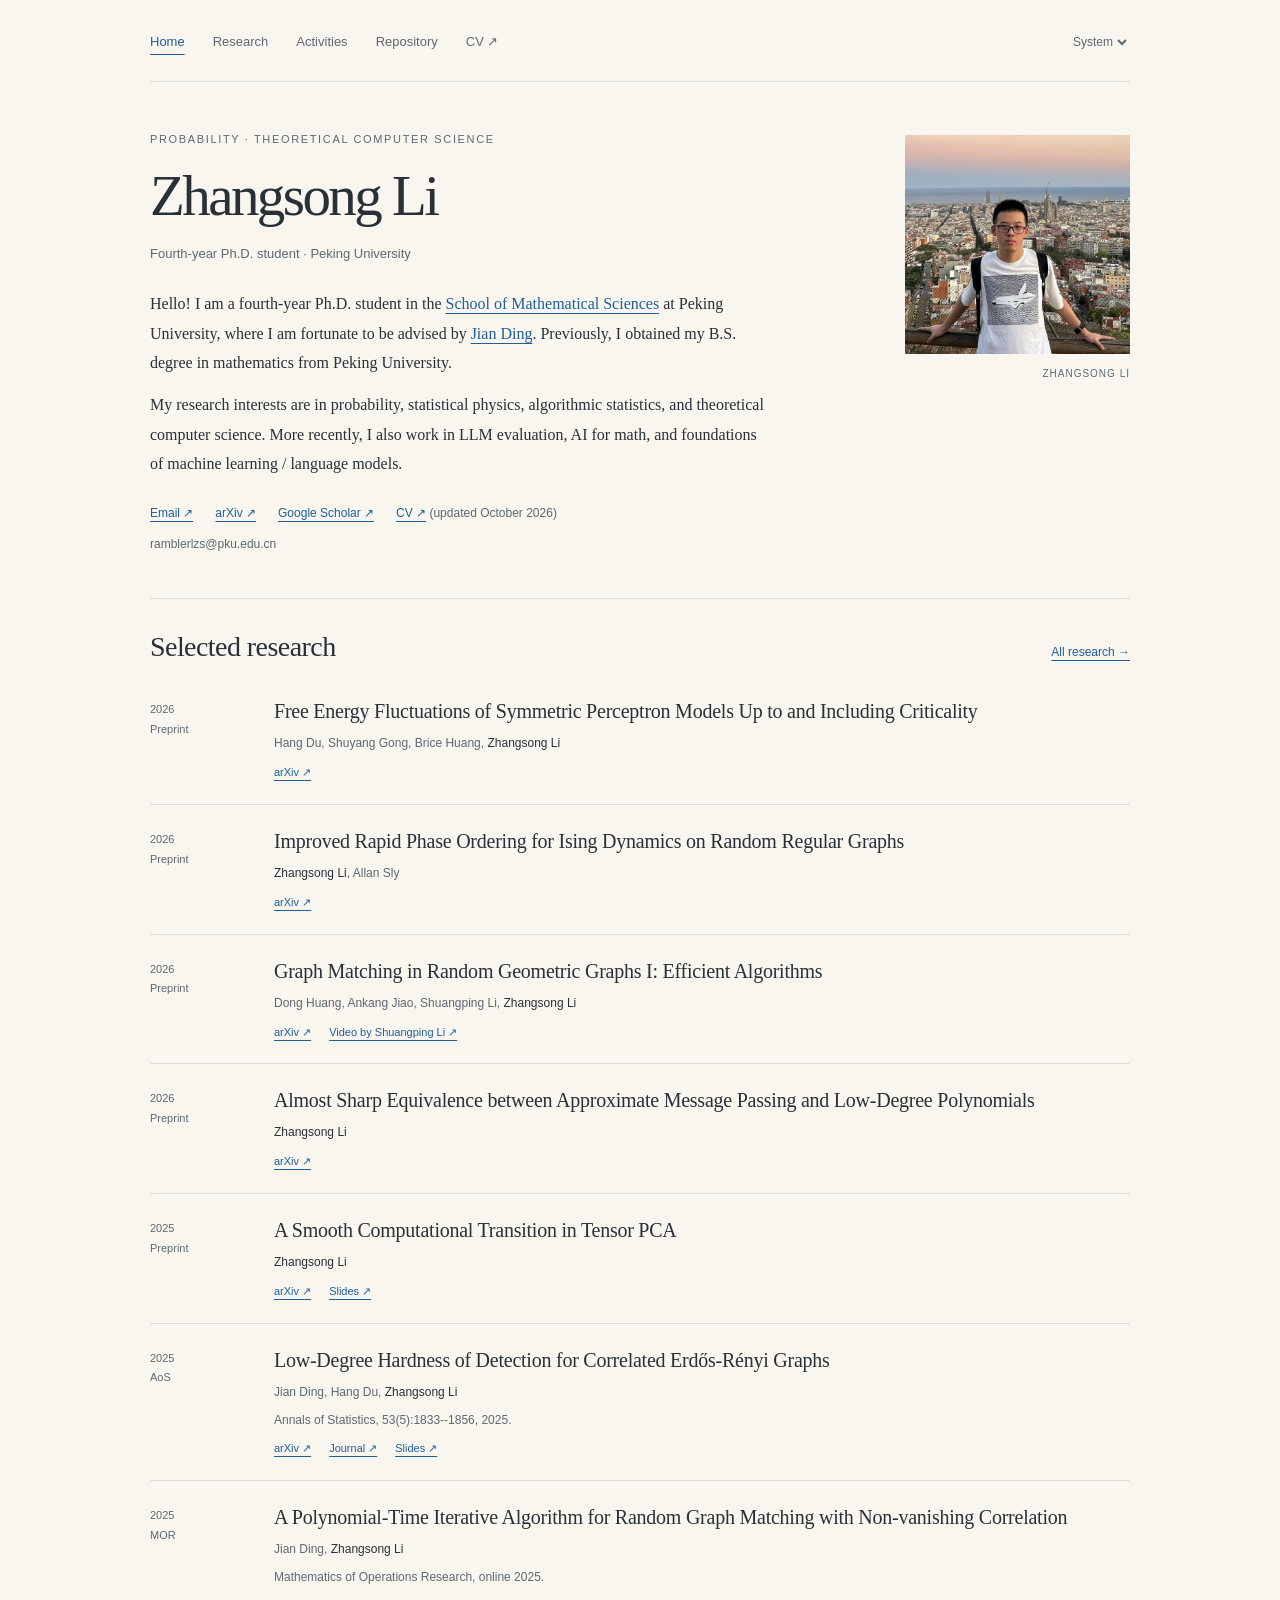
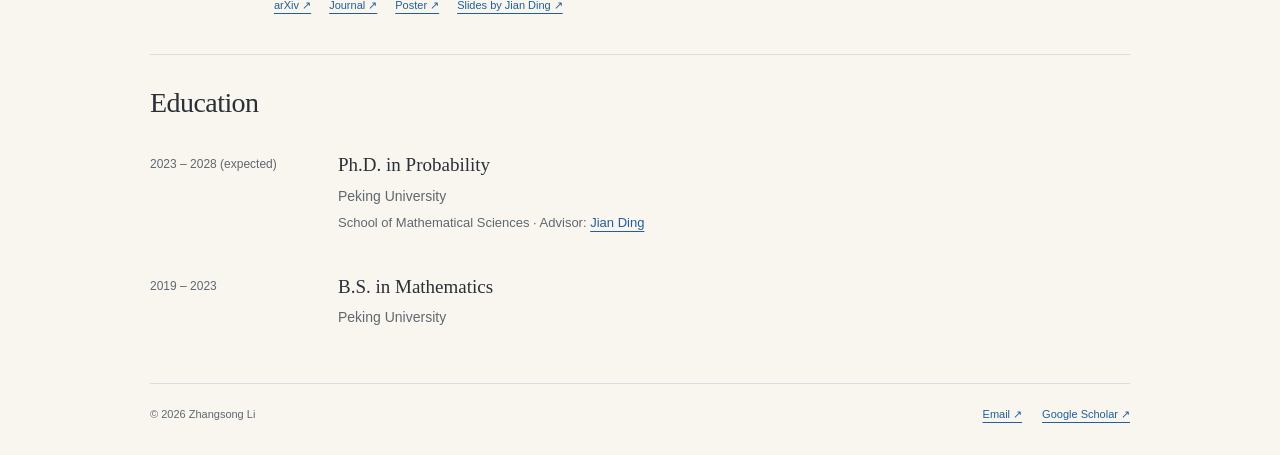
<file: index.html>
<!doctype html>
<html lang="en">
<head>
  <meta charset="utf-8">
  <meta name="viewport" content="width=device-width, initial-scale=1">
  <meta name="description" content="Zhangsong Li, Ph.D. student at Peking University. Research in probability, statistical physics, algorithmic statistics, and theoretical computer science.">
  <meta name="color-scheme" content="light dark">
  <title>Zhangsong Li</title>
  <link rel="canonical" href="https://zhangsong-li.github.io/">
  <link rel="icon" href="data:,">
  <script src="assets/site.js?v=20261026"></script>
  <link rel="stylesheet" href="assets/style.css?v=20261026">
</head>
<body>
  <a class="skip-link" href="#main">Skip to content</a>
  <div class="site-shell">
    <header class="site-header">
      <nav class="site-nav" aria-label="Main navigation"><a href="index.html" aria-current="page">Home</a><a href="research.html">Research</a><a href="activities.html">Activities</a><a href="repository.html">Repository</a><a href="CV_Zhangsong.pdf" target="_blank" rel="noopener noreferrer">CV ↗</a></nav>
      <select class="theme-picker" data-theme-picker aria-label="Color theme"><option value="system">System</option><option value="light">Light</option><option value="dark">Dark</option></select>
    </header>
    <main id="main"><section class="hero" aria-labelledby="name"><div>
  <p class="eyebrow">Probability · Theoretical Computer Science</p>
  <h1 id="name">Zhangsong Li</h1>
  <p class="role">Fourth-year Ph.D. student · Peking University</p>
  <div class="bio"><p>Hello! I am a fourth-year Ph.D. student in the <a href="https://www.math.pku.edu.cn" target="_blank" rel="noopener noreferrer">School of Mathematical Sciences</a> at Peking University, where I am fortunate to be advised by <a href="https://www.math.pku.edu.cn/teachers/dingjian/index.html" target="_blank" rel="noopener noreferrer">Jian Ding</a>. Previously, I obtained my B.S. degree in mathematics from Peking University.</p><p>My research interests are in probability, statistical physics, algorithmic statistics, and theoretical computer science. More recently, I also work in LLM evaluation, AI for math, and foundations of machine learning / language models.</p></div>
  <div class="hero-links"><a href="mailto:ramblerlzs@pku.edu.cn">Email ↗</a><a href="http://arxiv.org/a/li_z_30" target="_blank" rel="noopener noreferrer">arXiv ↗</a><a href="https://scholar.google.com/citations?user=IgjkkZEAAAAJ&amp;hl=zh-CN" target="_blank" rel="noopener noreferrer">Google Scholar ↗</a><span><a href="CV_Zhangsong.pdf" target="_blank" rel="noopener noreferrer">CV ↗</a> <span class="subtle">(updated October 2026)</span></span></div>
  <p class="contact-address"><a href="mailto:ramblerlzs@pku.edu.cn">ramblerlzs@pku.edu.cn</a></p>
  </div><figure class="portrait"><img src="Zhangsong.jpg" width="654" height="638" alt="Zhangsong Li overlooking a city" fetchpriority="high"><figcaption>ZHANGSONG LI</figcaption></figure></section><section class="content-section" id="selected-research" aria-labelledby="selected-research-title"><div class="section-heading"><h2 id="selected-research-title">Selected research</h2><a href="research.html" class="section-link">All research →</a></div><ul class="paper-list">
    <li class="paper" id="free-energy-fluctuations-of-symmetric-perceptron-models-up-to-and-including-criticality"><div class="paper-meta"><span>2026</span><span>Preprint</span></div><article><h3><a href="https://arxiv.org/abs/2610.31736" target="_blank" rel="noopener noreferrer">Free Energy Fluctuations of Symmetric Perceptron Models Up to and Including Criticality</a></h3><p class="authors">Hang Du, Shuyang Gong, Brice Huang, <span class="author-self">Zhangsong Li</span></p><div class="paper-links"><a href="https://arxiv.org/abs/2610.31736" target="_blank" rel="noopener noreferrer">arXiv ↗</a></div></article></li>
    <li class="paper" id="improved-rapid-phase-ordering-for-ising-dynamics-on-random-regular-graphs"><div class="paper-meta"><span>2026</span><span>Preprint</span></div><article><h3><a href="https://arxiv.org/abs/2610.27673" target="_blank" rel="noopener noreferrer">Improved Rapid Phase Ordering for Ising Dynamics on Random Regular Graphs</a></h3><p class="authors"><span class="author-self">Zhangsong Li</span>, Allan Sly</p><div class="paper-links"><a href="https://arxiv.org/abs/2610.27673" target="_blank" rel="noopener noreferrer">arXiv ↗</a></div></article></li>
    <li class="paper" id="graph-matching-in-random-geometric-graphs-i-efficient-algorithms"><div class="paper-meta"><span>2026</span><span>Preprint</span></div><article><h3><a href="https://arxiv.org/abs/2610.16675" target="_blank" rel="noopener noreferrer">Graph Matching in Random Geometric Graphs I: Efficient Algorithms</a></h3><p class="authors">Dong Huang, Ankang Jiao, Shuangping Li, <span class="author-self">Zhangsong Li</span></p><div class="paper-links"><a href="https://arxiv.org/abs/2610.16675" target="_blank" rel="noopener noreferrer">arXiv ↗</a><a href="https://www.youtube.com/live/tbnTRx9ss9M" target="_blank" rel="noopener noreferrer">Video by Shuangping Li ↗</a></div></article></li>
    <li class="paper" id="almost-sharp-equivalence-between-approximate-message-passing-and-low-degree-polynomials"><div class="paper-meta"><span>2026</span><span>Preprint</span></div><article><h3><a href="https://arxiv.org/abs/2609.06988" target="_blank" rel="noopener noreferrer">Almost Sharp Equivalence between Approximate Message Passing and Low-Degree Polynomials</a></h3><p class="authors"><span class="author-self">Zhangsong Li</span></p><div class="paper-links"><a href="https://arxiv.org/abs/2609.06988" target="_blank" rel="noopener noreferrer">arXiv ↗</a></div></article></li>
    <li class="paper" id="a-smooth-computational-transition-in-tensor-pca"><div class="paper-meta"><span>2025</span><span>Preprint</span></div><article><h3><a href="https://arxiv.org/abs/2509.09904" target="_blank" rel="noopener noreferrer">A Smooth Computational Transition in Tensor PCA</a></h3><p class="authors"><span class="author-self">Zhangsong Li</span></p><div class="paper-links"><a href="https://arxiv.org/abs/2509.09904" target="_blank" rel="noopener noreferrer">arXiv ↗</a><a href="https://zhangsong-li.github.io/Slides/Tensor_PCA_Slides.pdf" target="_blank" rel="noopener noreferrer">Slides ↗</a></div></article></li>
    <li class="paper" id="low-degree-hardness-of-detection-for-correlated-erdos-renyi-graphs"><div class="paper-meta"><span>2025</span><span>AoS</span></div><article><h3><a href="https://arxiv.org/abs/2311.15931" target="_blank" rel="noopener noreferrer">Low-Degree Hardness of Detection for Correlated Erdős-Rényi Graphs</a></h3><p class="authors">Jian Ding, Hang Du, <span class="author-self">Zhangsong Li</span></p><p class="paper-note">Annals of Statistics, 53(5):1833--1856, 2025.</p><div class="paper-links"><a href="https://arxiv.org/abs/2311.15931" target="_blank" rel="noopener noreferrer">arXiv ↗</a><a href="http://dx.doi.org/10.1214/25-AOS2517" target="_blank" rel="noopener noreferrer">Journal ↗</a><a href="https://zhangsong-li.github.io/Slides/Low_Degree_Hardness_Slides.pdf" target="_blank" rel="noopener noreferrer">Slides ↗</a></div></article></li>
    <li class="paper" id="a-polynomial-time-iterative-algorithm-for-random-graph-matching-with-non-vanishing-correlation"><div class="paper-meta"><span>2025</span><span>MOR</span></div><article><h3><a href="https://arxiv.org/abs/2306.00266v2" target="_blank" rel="noopener noreferrer">A Polynomial-Time Iterative Algorithm for Random Graph Matching with Non-vanishing Correlation</a></h3><p class="authors">Jian Ding, <span class="author-self">Zhangsong Li</span></p><p class="paper-note">Mathematics of Operations Research, online 2025.</p><div class="paper-links"><a href="https://arxiv.org/abs/2306.00266v2" target="_blank" rel="noopener noreferrer">arXiv ↗</a><a href="https://pubsonline.informs.org/doi/abs/10.1287/moor.2024.0487" target="_blank" rel="noopener noreferrer">Journal ↗</a><a href="https://zhangsong-li.github.io/Iterative_Graph_Matching_Poster.pdf" target="_blank" rel="noopener noreferrer">Poster ↗</a><a href="https://zhangsong-li.github.io/Slides/Ding-Medallion.pdf" target="_blank" rel="noopener noreferrer">Slides by Jian Ding ↗</a></div></article></li>
  </ul></section><section class="content-section" id="education" aria-labelledby="education-title"><div class="section-heading"><h2 id="education-title">Education</h2></div><div class="education-list"><div class="education-item"><div class="education-dates">2023 – 2028 (expected)</div><div><h3 class="education-title">Ph.D. in Probability</h3><p class="education-institution">Peking University</p><p class="education-detail">School of Mathematical Sciences · Advisor: <a href="https://www.math.pku.edu.cn/teachers/dingjian/index.html" target="_blank" rel="noopener noreferrer">Jian Ding</a></p></div></div><div class="education-item"><div class="education-dates">2019 – 2023</div><div><h3 class="education-title">B.S. in Mathematics</h3><p class="education-institution">Peking University</p></div></div></div></section></main>
    <footer class="site-footer"><span>© 2026 Zhangsong Li</span><div class="footer-links"><a href="mailto:ramblerlzs@pku.edu.cn">Email ↗</a><a href="https://scholar.google.com/citations?user=IgjkkZEAAAAJ&amp;hl=zh-CN" target="_blank" rel="noopener noreferrer">Google Scholar ↗</a></div></footer>
  </div>
  <!-- Visual design adapted from donghuang-stat.github.io. See assets/TEMPLATE-LICENSE.txt. -->
</body>
</html>
</file>
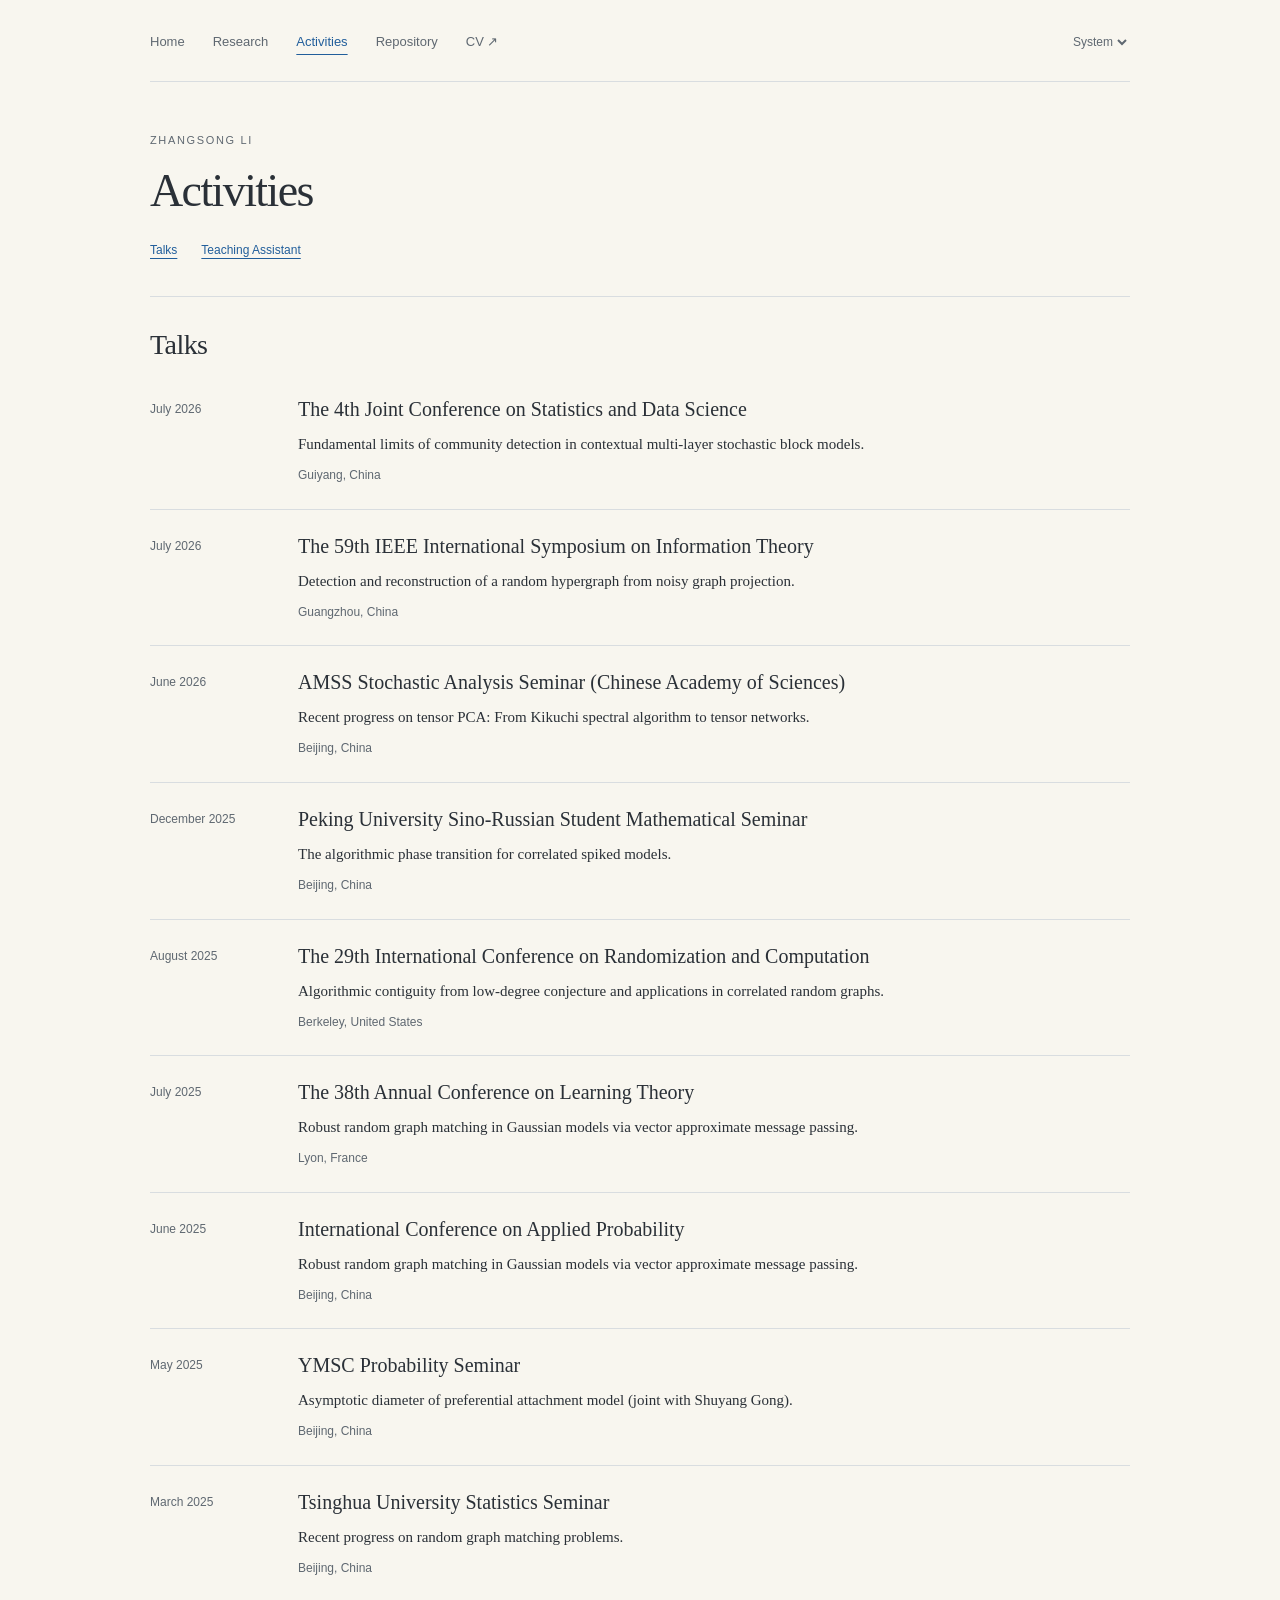
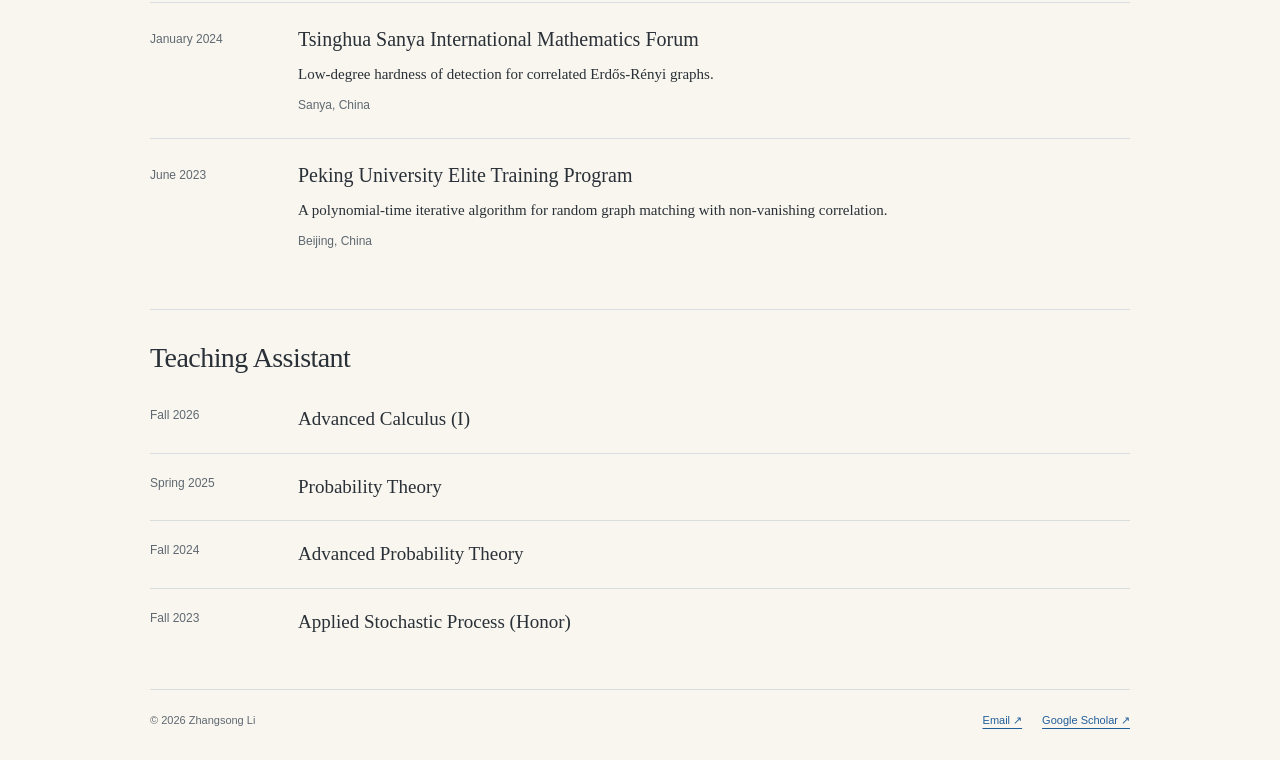
<file: activities.html>
<!doctype html>
<html lang="en">
<head>
  <meta charset="utf-8">
  <meta name="viewport" content="width=device-width, initial-scale=1">
  <meta name="description" content="Zhangsong Li, Ph.D. student at Peking University. Research in probability, statistical physics, algorithmic statistics, and theoretical computer science.">
  <meta name="color-scheme" content="light dark">
  <title>Activities · Zhangsong Li</title>
  <link rel="canonical" href="https://zhangsong-li.github.io/activities.html">
  <link rel="icon" href="data:,">
  <script src="assets/site.js?v=20261026"></script>
  <link rel="stylesheet" href="assets/style.css?v=20261026">
</head>
<body>
  <a class="skip-link" href="#main">Skip to content</a>
  <div class="site-shell">
    <header class="site-header">
      <nav class="site-nav" aria-label="Main navigation"><a href="index.html">Home</a><a href="research.html">Research</a><a href="activities.html" aria-current="page">Activities</a><a href="repository.html">Repository</a><a href="CV_Zhangsong.pdf" target="_blank" rel="noopener noreferrer">CV ↗</a></nav>
      <select class="theme-picker" data-theme-picker aria-label="Color theme"><option value="system">System</option><option value="light">Light</option><option value="dark">Dark</option></select>
    </header>
    <main id="main"><header class="page-intro"><p class="eyebrow">Zhangsong Li</p><h1>Activities</h1><nav class="section-nav" aria-label="Activity sections"><a href="#talks">Talks</a><a href="#teaching">Teaching Assistant</a></nav></header><section class="content-section" id="talks" aria-labelledby="talks-title"><div class="section-heading"><h2 id="talks-title">Talks</h2></div><ul class="talk-list"><li class="talk-item" id="the-4th-joint-conference-on-statistics-and-data-science-july-2026"><div class="talk-date">July 2026</div><div><h3>The 4th Joint Conference on Statistics and Data Science</h3><p>Fundamental limits of community detection in contextual multi-layer stochastic block models.</p><p class="talk-location">Guiyang, China</p></div></li><li class="talk-item" id="the-59th-ieee-international-symposium-on-information-theory-july-2026"><div class="talk-date">July 2026</div><div><h3>The 59th IEEE International Symposium on Information Theory</h3><p>Detection and reconstruction of a random hypergraph from noisy graph projection.</p><p class="talk-location">Guangzhou, China</p></div></li><li class="talk-item" id="amss-stochastic-analysis-seminar-chinese-academy-of-sciences-june-2026"><div class="talk-date">June 2026</div><div><h3>AMSS Stochastic Analysis Seminar (Chinese Academy of Sciences)</h3><p>Recent progress on tensor PCA: From Kikuchi spectral algorithm to tensor networks.</p><p class="talk-location">Beijing, China</p></div></li><li class="talk-item" id="peking-university-sino-russian-student-mathematical-seminar-december-2025"><div class="talk-date">December 2025</div><div><h3>Peking University Sino-Russian Student Mathematical Seminar</h3><p>The algorithmic phase transition for correlated spiked models.</p><p class="talk-location">Beijing, China</p></div></li><li class="talk-item" id="the-29th-international-conference-on-randomization-and-computation-august-2025"><div class="talk-date">August 2025</div><div><h3>The 29th International Conference on Randomization and Computation</h3><p>Algorithmic contiguity from low-degree conjecture and applications in correlated random graphs.</p><p class="talk-location">Berkeley, United States</p></div></li><li class="talk-item" id="the-38th-annual-conference-on-learning-theory-july-2025"><div class="talk-date">July 2025</div><div><h3>The 38th Annual Conference on Learning Theory</h3><p>Robust random graph matching in Gaussian models via vector approximate message passing.</p><p class="talk-location">Lyon, France</p></div></li><li class="talk-item" id="international-conference-on-applied-probability-june-2025"><div class="talk-date">June 2025</div><div><h3>International Conference on Applied Probability</h3><p>Robust random graph matching in Gaussian models via vector approximate message passing.</p><p class="talk-location">Beijing, China</p></div></li><li class="talk-item" id="ymsc-probability-seminar-may-2025"><div class="talk-date">May 2025</div><div><h3>YMSC Probability Seminar</h3><p>Asymptotic diameter of preferential attachment model (joint with Shuyang Gong).</p><p class="talk-location">Beijing, China</p></div></li><li class="talk-item" id="tsinghua-university-statistics-seminar-march-2025"><div class="talk-date">March 2025</div><div><h3>Tsinghua University Statistics Seminar</h3><p>Recent progress on random graph matching problems.</p><p class="talk-location">Beijing, China</p></div></li><li class="talk-item" id="tsinghua-sanya-international-mathematics-forum-january-2024"><div class="talk-date">January 2024</div><div><h3>Tsinghua Sanya International Mathematics Forum</h3><p>Low-degree hardness of detection for correlated Erdős-Rényi graphs.</p><p class="talk-location">Sanya, China</p></div></li><li class="talk-item" id="peking-university-elite-training-program-june-2023"><div class="talk-date">June 2023</div><div><h3>Peking University Elite Training Program</h3><p>A polynomial-time iterative algorithm for random graph matching with non-vanishing correlation.</p><p class="talk-location">Beijing, China</p></div></li></ul></section><section class="content-section" id="teaching" aria-labelledby="teaching-title"><div class="section-heading"><h2 id="teaching-title">Teaching Assistant</h2></div><ul class="teaching-list"><li><span class="teaching-term">Fall 2026</span><h3>Advanced Calculus (I)</h3></li><li><span class="teaching-term">Spring 2025</span><h3>Probability Theory</h3></li><li><span class="teaching-term">Fall 2024</span><h3>Advanced Probability Theory</h3></li><li><span class="teaching-term">Fall 2023</span><h3>Applied Stochastic Process (Honor)</h3></li></ul></section></main>
    <footer class="site-footer"><span>© 2026 Zhangsong Li</span><div class="footer-links"><a href="mailto:ramblerlzs@pku.edu.cn">Email ↗</a><a href="https://scholar.google.com/citations?user=IgjkkZEAAAAJ&amp;hl=zh-CN" target="_blank" rel="noopener noreferrer">Google Scholar ↗</a></div></footer>
  </div>
  <!-- Visual design adapted from donghuang-stat.github.io. See assets/TEMPLATE-LICENSE.txt. -->
</body>
</html>
</file>
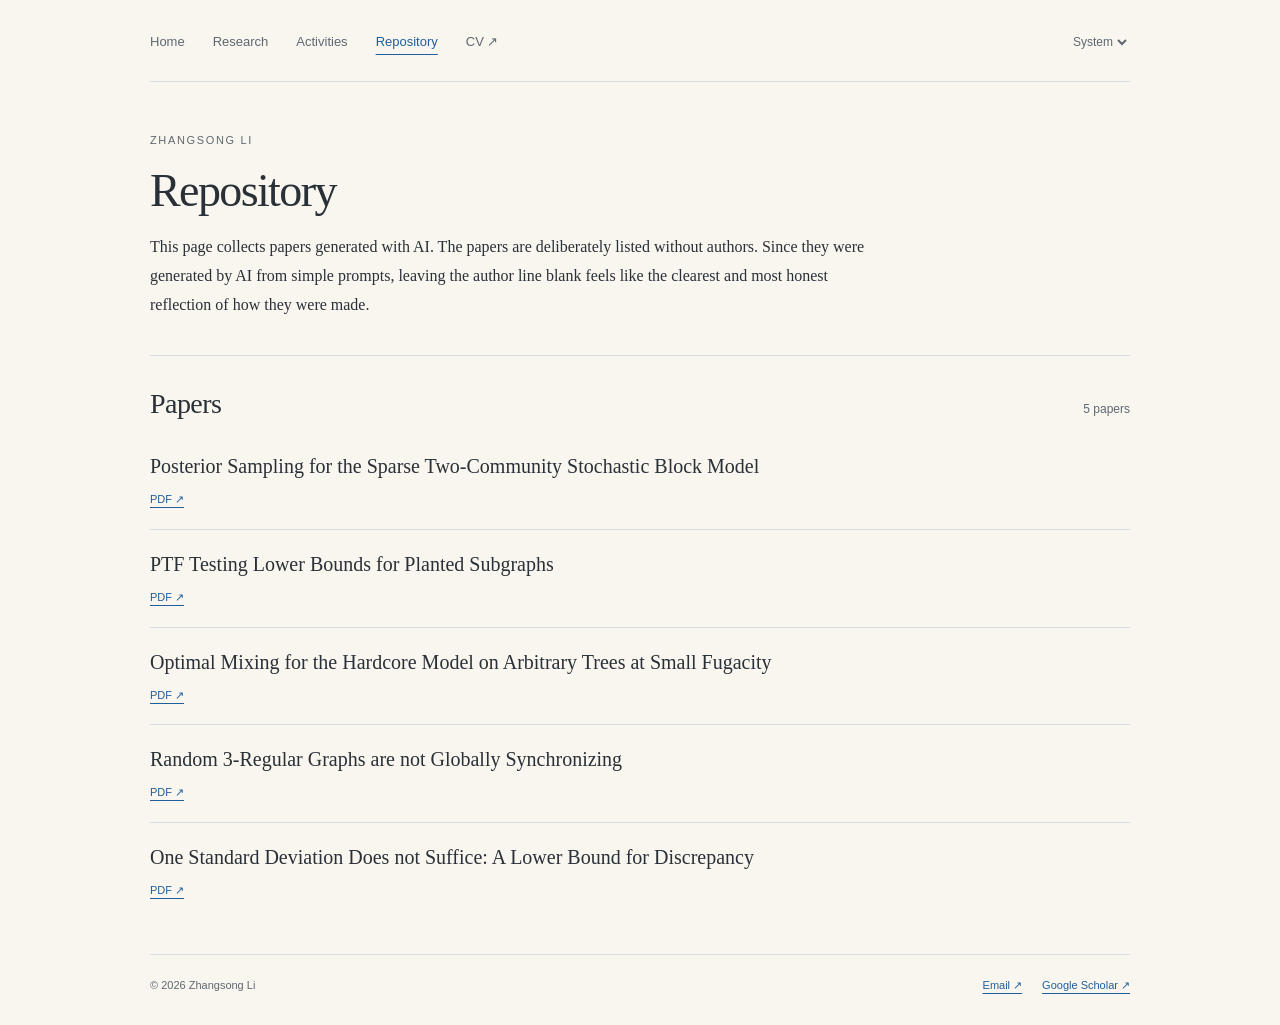
<file: repository.html>
<!doctype html>
<html lang="en">
<head>
  <meta charset="utf-8">
  <meta name="viewport" content="width=device-width, initial-scale=1">
  <meta name="description" content="A collection of papers generated with AI, deliberately listed without authors.">
  <meta name="color-scheme" content="light dark">
  <title>Repository · Zhangsong Li</title>
  <link rel="canonical" href="https://zhangsong-li.github.io/repository.html">
  <link rel="icon" href="data:,">
  <script src="assets/site.js?v=20261026"></script>
  <link rel="stylesheet" href="assets/style.css?v=20261026">
</head>
<body>
  <a class="skip-link" href="#main">Skip to content</a>
  <div class="site-shell">
    <header class="site-header">
      <nav class="site-nav" aria-label="Main navigation"><a href="index.html">Home</a><a href="research.html">Research</a><a href="activities.html">Activities</a><a href="repository.html" aria-current="page">Repository</a><a href="CV_Zhangsong.pdf" target="_blank" rel="noopener noreferrer">CV ↗</a></nav>
      <select class="theme-picker" data-theme-picker aria-label="Color theme"><option value="system">System</option><option value="light">Light</option><option value="dark">Dark</option></select>
    </header>
    <main id="main"><header class="page-intro"><p class="eyebrow">Zhangsong Li</p><h1>Repository</h1><p>This page collects papers generated with AI. The papers are deliberately listed without authors. Since they were generated by AI from simple prompts, leaving the author line blank feels like the clearest and most honest reflection of how they were made.</p></header>
    <section class="content-section" id="papers" aria-labelledby="papers-title"><div class="section-heading"><h2 id="papers-title">Papers</h2><span class="section-count">5 papers</span></div><ul class="document-list">
      <li id="posterior-sampling-for-the-two-community-sparse-stochastic-block-model"><h3><a href="https://zhangsong-li.github.io/sbm_sampling.pdf" target="_blank" rel="noopener noreferrer">Posterior Sampling for the Sparse Two-Community Stochastic Block Model</a></h3><div class="paper-links"><a href="https://zhangsong-li.github.io/sbm_sampling.pdf" target="_blank" rel="noopener noreferrer">PDF ↗</a></div></li>
      <li id="ptf-testing-lower-bounds-for-planted-subgraphs"><h3><a href="https://zhangsong-li.github.io/PTF_Testing_Lower_Bound.pdf" target="_blank" rel="noopener noreferrer">PTF Testing Lower Bounds for Planted Subgraphs</a></h3><div class="paper-links"><a href="https://zhangsong-li.github.io/PTF_Testing_Lower_Bound.pdf" target="_blank" rel="noopener noreferrer">PDF ↗</a></div></li>
      <li id="optimal-mixing-for-the-hardcore-model-on-arbitrary-trees-at-small-fugacity"><h3><a href="https://zhangsong-li.github.io/hardcore_trees_optimal_mixing.pdf" target="_blank" rel="noopener noreferrer">Optimal Mixing for the Hardcore Model on Arbitrary Trees at Small Fugacity</a></h3><div class="paper-links"><a href="https://zhangsong-li.github.io/hardcore_trees_optimal_mixing.pdf" target="_blank" rel="noopener noreferrer">PDF ↗</a></div></li>
      <li id="random-3-regular-graphs-are-not-globally-synchronizing"><h3><a href="https://zhangsong-li.github.io/global_synchronization.pdf" target="_blank" rel="noopener noreferrer">Random 3-Regular Graphs are not Globally Synchronizing</a></h3><div class="paper-links"><a href="https://zhangsong-li.github.io/global_synchronization.pdf" target="_blank" rel="noopener noreferrer">PDF ↗</a></div></li>
      <li id="one-standard-deviation-does-not-suffice-a-lower-bound-for-discrepancy"><h3><a href="https://zhangsong-li.github.io/lower_bound_discrepancy.pdf" target="_blank" rel="noopener noreferrer">One Standard Deviation Does not Suffice: A Lower Bound for Discrepancy</a></h3><div class="paper-links"><a href="https://zhangsong-li.github.io/lower_bound_discrepancy.pdf" target="_blank" rel="noopener noreferrer">PDF ↗</a></div></li></ul>
    </section></main>
    <footer class="site-footer"><span>© 2026 Zhangsong Li</span><div class="footer-links"><a href="mailto:ramblerlzs@pku.edu.cn">Email ↗</a><a href="https://scholar.google.com/citations?user=IgjkkZEAAAAJ&amp;hl=zh-CN" target="_blank" rel="noopener noreferrer">Google Scholar ↗</a></div></footer>
  </div>
  <!-- Visual design adapted from donghuang-stat.github.io. See assets/TEMPLATE-LICENSE.txt. -->
</body>
</html>
</file>
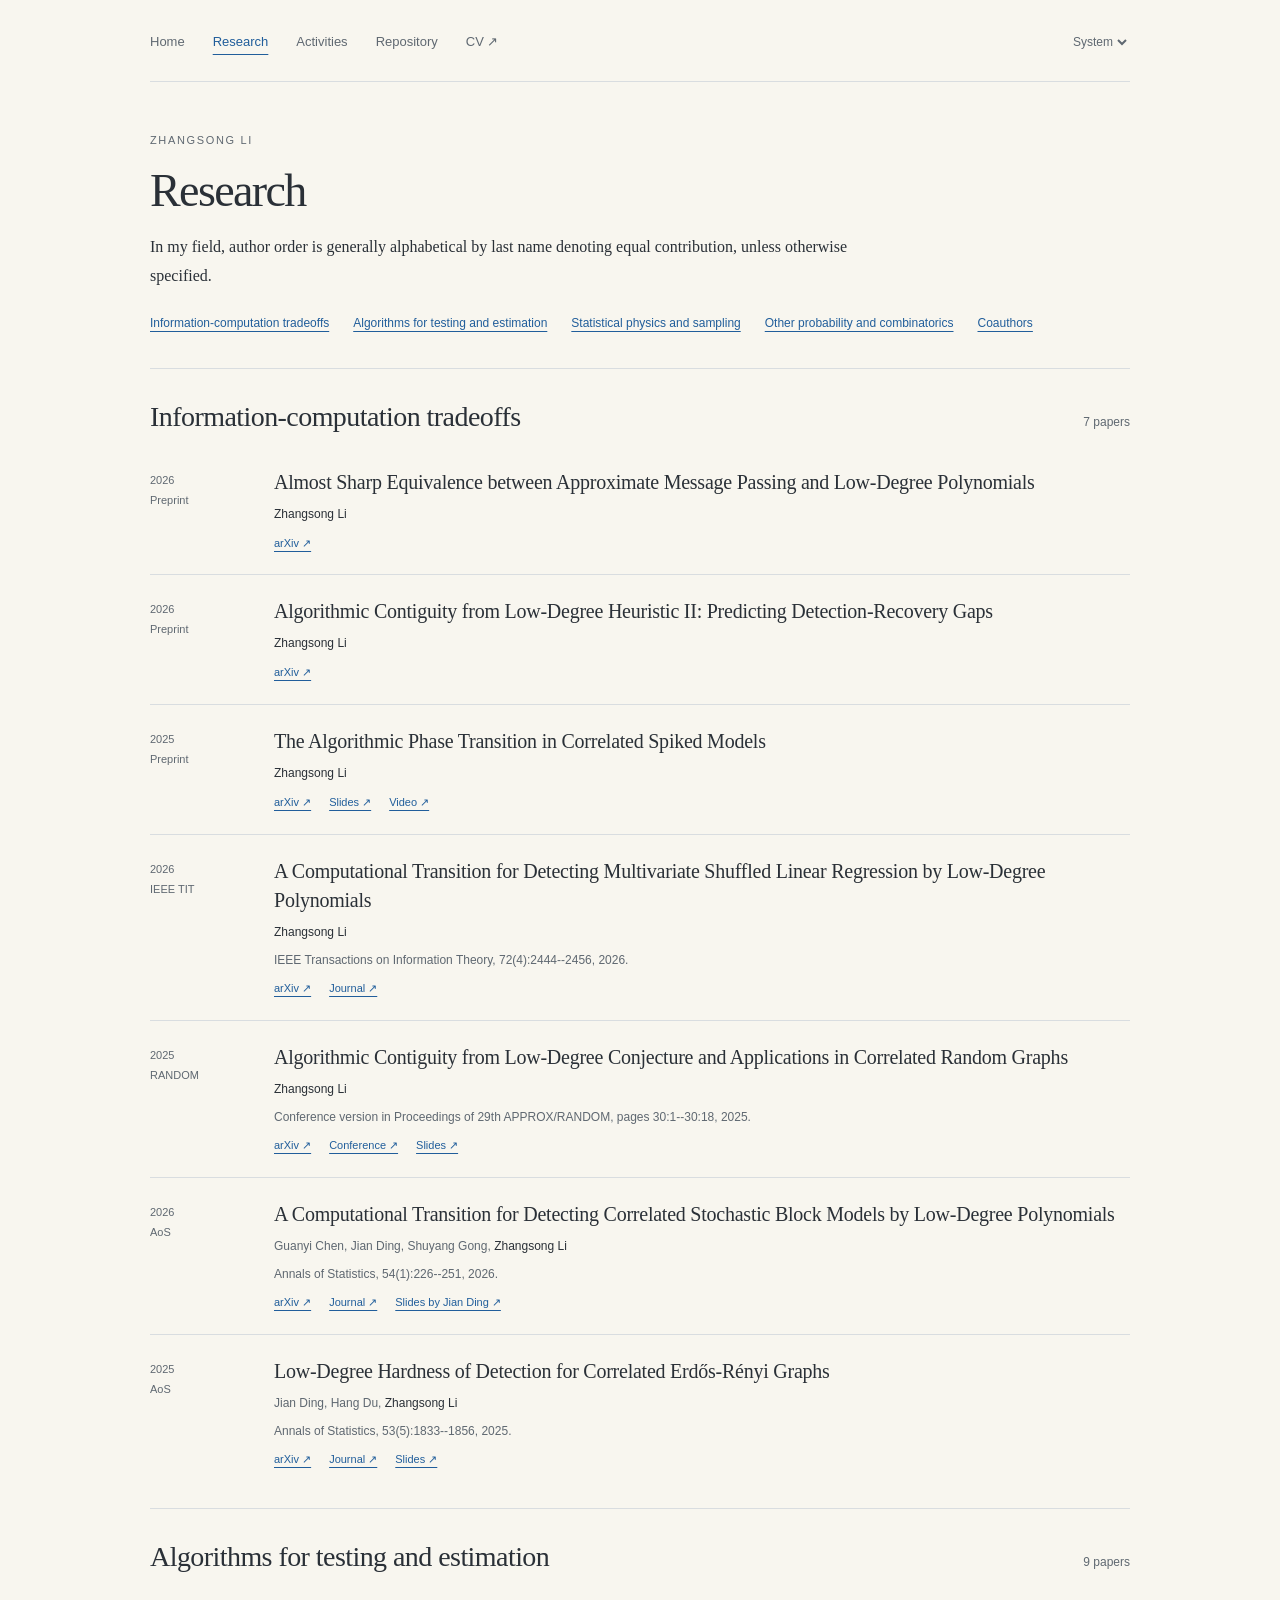
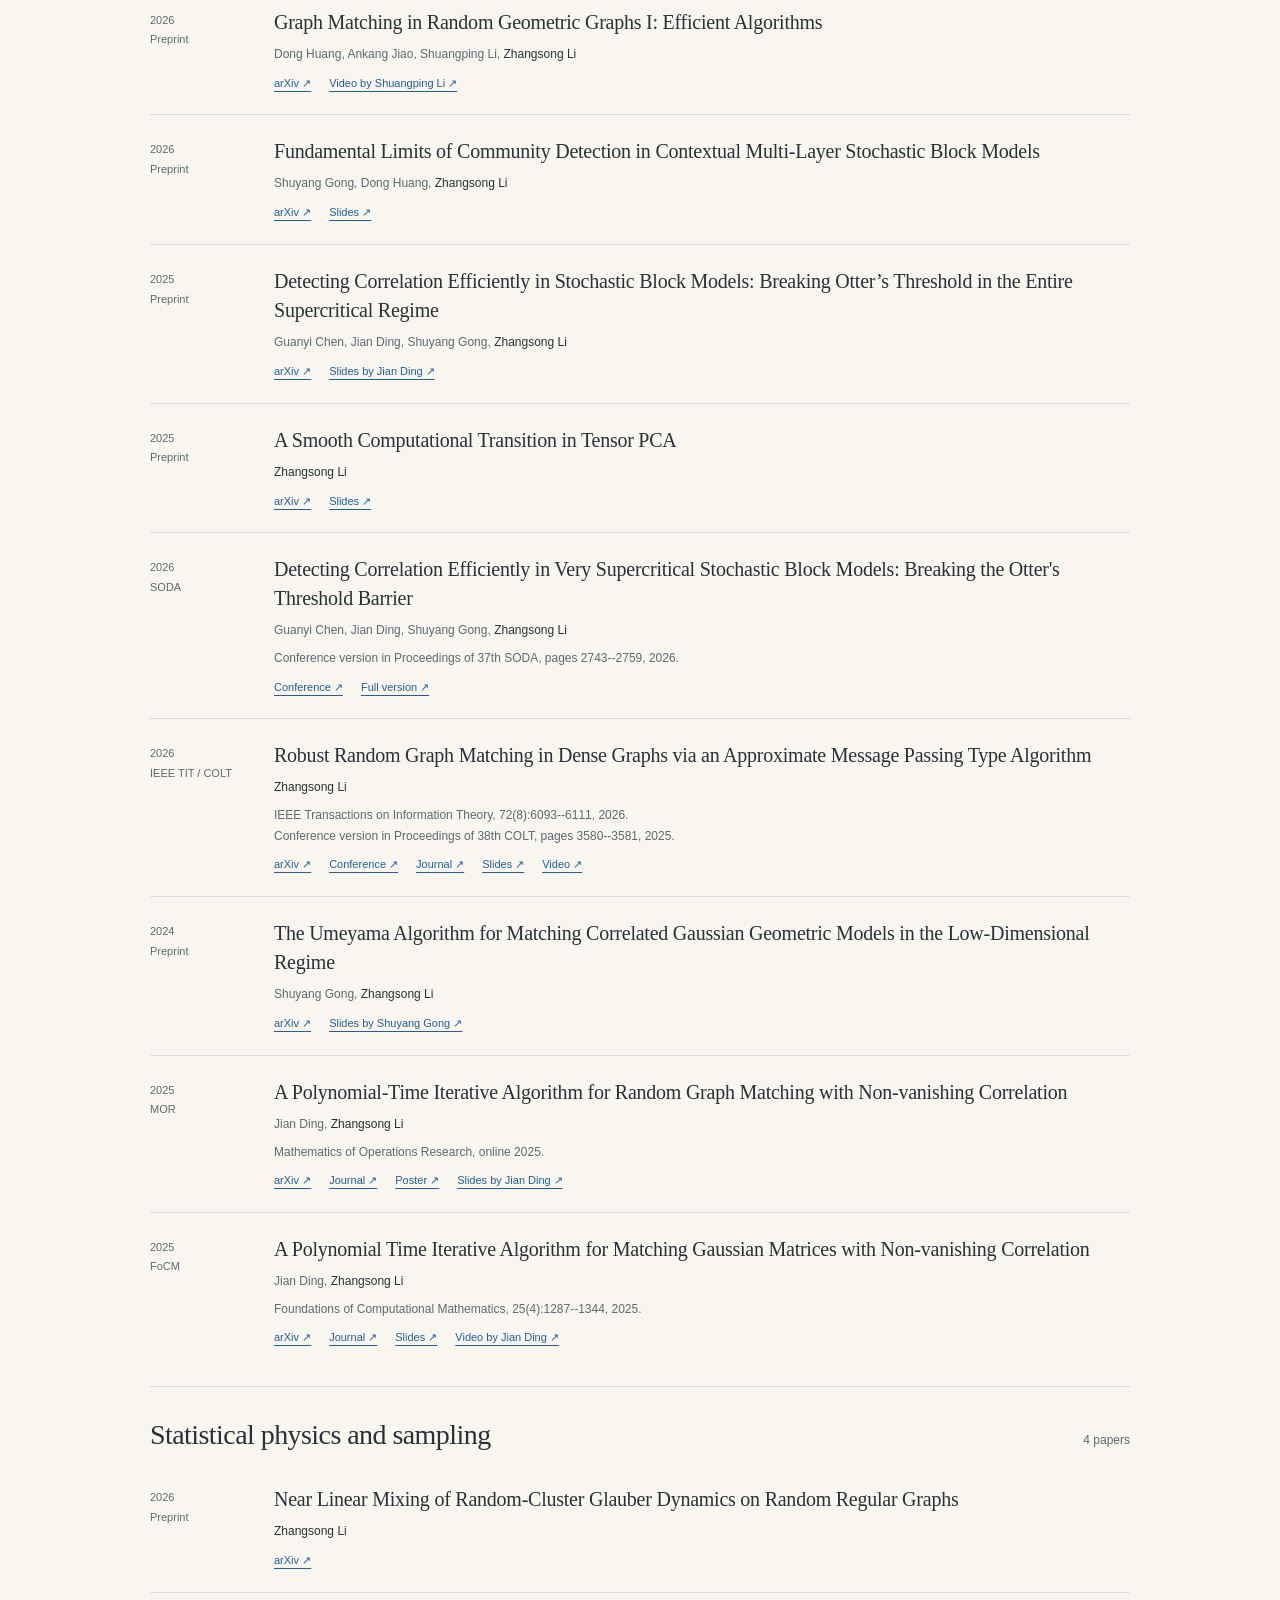
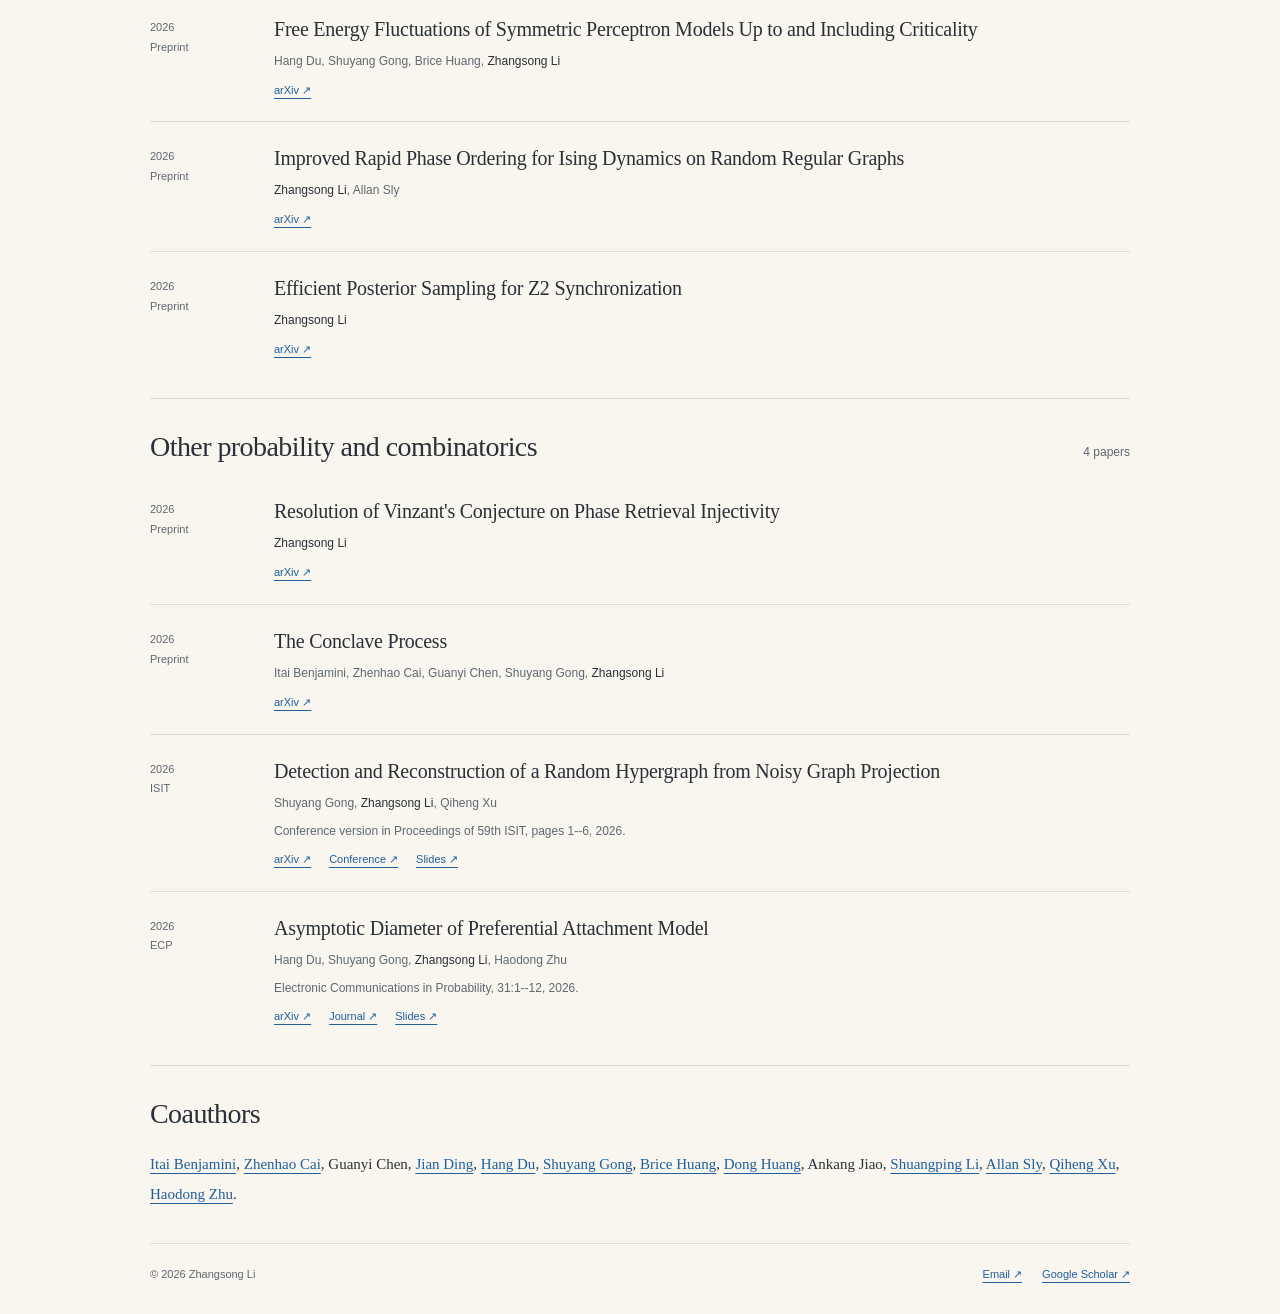
<file: research.html>
<!doctype html>
<html lang="en">
<head>
  <meta charset="utf-8">
  <meta name="viewport" content="width=device-width, initial-scale=1">
  <meta name="description" content="Zhangsong Li, Ph.D. student at Peking University. Research in probability, statistical physics, algorithmic statistics, and theoretical computer science.">
  <meta name="color-scheme" content="light dark">
  <title>Research · Zhangsong Li</title>
  <link rel="canonical" href="https://zhangsong-li.github.io/research.html">
  <link rel="icon" href="data:,">
  <script src="assets/site.js?v=20261026"></script>
  <link rel="stylesheet" href="assets/style.css?v=20261026">
</head>
<body>
  <a class="skip-link" href="#main">Skip to content</a>
  <div class="site-shell">
    <header class="site-header">
      <nav class="site-nav" aria-label="Main navigation"><a href="index.html">Home</a><a href="research.html" aria-current="page">Research</a><a href="activities.html">Activities</a><a href="repository.html">Repository</a><a href="CV_Zhangsong.pdf" target="_blank" rel="noopener noreferrer">CV ↗</a></nav>
      <select class="theme-picker" data-theme-picker aria-label="Color theme"><option value="system">System</option><option value="light">Light</option><option value="dark">Dark</option></select>
    </header>
    <main id="main"><header class="page-intro"><p class="eyebrow">Zhangsong Li</p><h1>Research</h1><p>In my field, author order is generally alphabetical by last name denoting equal contribution, unless otherwise specified.</p><nav class="section-nav" aria-label="Research sections"><a href="#complexity">Information-computation tradeoffs</a><a href="#algorithms">Algorithms for testing and estimation</a><a href="#physics">Statistical physics and sampling</a><a href="#others">Other probability and combinatorics</a><a href="#coauthors">Coauthors</a></nav></header>
    <section class="content-section" id="complexity" aria-labelledby="papers-title"><div class="section-heading"><h2 id="papers-title">Information-computation tradeoffs</h2><span class="section-count">7 papers</span></div><ul class="paper-list">
      <li class="paper" id="almost-sharp-equivalence-between-approximate-message-passing-and-low-degree-polynomials"><div class="paper-meta"><span>2026</span><span>Preprint</span></div><article><h3><a href="https://arxiv.org/abs/2609.06988" target="_blank" rel="noopener noreferrer">Almost Sharp Equivalence between Approximate Message Passing and Low-Degree Polynomials</a></h3><p class="authors"><span class="author-self">Zhangsong Li</span></p><div class="paper-links"><a href="https://arxiv.org/abs/2609.06988" target="_blank" rel="noopener noreferrer">arXiv ↗</a></div></article></li>
      <li class="paper" id="algorithmic-contiguity-from-low-degree-heuristic-ii-predicting-detection-recovery-gaps"><div class="paper-meta"><span>2026</span><span>Preprint</span></div><article><h3><a href="https://arxiv.org/abs/2604.17410" target="_blank" rel="noopener noreferrer">Algorithmic Contiguity from Low-Degree Heuristic II: Predicting Detection-Recovery Gaps</a></h3><p class="authors"><span class="author-self">Zhangsong Li</span></p><div class="paper-links"><a href="https://arxiv.org/abs/2604.17410" target="_blank" rel="noopener noreferrer">arXiv ↗</a></div></article></li>
      <li class="paper" id="the-algorithmic-phase-transition-in-correlated-spiked-models"><div class="paper-meta"><span>2025</span><span>Preprint</span></div><article><h3><a href="https://arxiv.org/abs/2511.06040" target="_blank" rel="noopener noreferrer">The Algorithmic Phase Transition in Correlated Spiked Models</a></h3><p class="authors"><span class="author-self">Zhangsong Li</span></p><div class="paper-links"><a href="https://arxiv.org/abs/2511.06040" target="_blank" rel="noopener noreferrer">arXiv ↗</a><a href="https://zhangsong-li.github.io/Slides/Correlated_Spiked_Model_Slides_Zhangsong.pdf" target="_blank" rel="noopener noreferrer">Slides ↗</a><a href="https://www.mathnet.ru/php/seminars.phtml?presentid=48576&option_lang=eng" target="_blank" rel="noopener noreferrer">Video ↗</a></div></article></li>
      <li class="paper" id="a-computational-transition-for-detecting-multivariate-shuffled-linear-regression-by-low-degree-polynomials"><div class="paper-meta"><span>2026</span><span>IEEE TIT</span></div><article><h3><a href="https://arxiv.org/abs/2504.03097" target="_blank" rel="noopener noreferrer">A Computational Transition for Detecting Multivariate Shuffled Linear Regression by Low-Degree Polynomials</a></h3><p class="authors"><span class="author-self">Zhangsong Li</span></p><p class="paper-note">IEEE Transactions on Information Theory, 72(4):2444--2456, 2026.</p><div class="paper-links"><a href="https://arxiv.org/abs/2504.03097" target="_blank" rel="noopener noreferrer">arXiv ↗</a><a href="https://ieeexplore.ieee.org/document/11367781" target="_blank" rel="noopener noreferrer">Journal ↗</a></div></article></li>
      <li class="paper" id="algorithmic-contiguity-from-low-degree-conjecture-and-applications-in-correlated-random-graphs"><div class="paper-meta"><span>2025</span><span>RANDOM</span></div><article><h3><a href="https://arxiv.org/abs/2502.09832" target="_blank" rel="noopener noreferrer">Algorithmic Contiguity from Low-Degree Conjecture and Applications in Correlated Random Graphs</a></h3><p class="authors"><span class="author-self">Zhangsong Li</span></p><p class="paper-note">Conference version in Proceedings of 29th APPROX/RANDOM, pages 30:1--30:18, 2025.</p><div class="paper-links"><a href="https://arxiv.org/abs/2502.09832" target="_blank" rel="noopener noreferrer">arXiv ↗</a><a href="https://drops.dagstuhl.de/entities/document/10.4230/LIPIcs.APPROX/RANDOM.2025.30" target="_blank" rel="noopener noreferrer">Conference ↗</a><a href="https://zhangsong-li.github.io/Slides/Zhangsong_RANDOM2025.pdf" target="_blank" rel="noopener noreferrer">Slides ↗</a></div></article></li>
      <li class="paper" id="a-computational-transition-for-detecting-correlated-stochastic-block-models-by-low-degree-polynomials"><div class="paper-meta"><span>2026</span><span>AoS</span></div><article><h3><a href="https://arxiv.org/abs/2409.00966" target="_blank" rel="noopener noreferrer">A Computational Transition for Detecting Correlated Stochastic Block Models by Low-Degree Polynomials</a></h3><p class="authors">Guanyi Chen, Jian Ding, Shuyang Gong, <span class="author-self">Zhangsong Li</span></p><p class="paper-note">Annals of Statistics, 54(1):226--251, 2026.</p><div class="paper-links"><a href="https://arxiv.org/abs/2409.00966" target="_blank" rel="noopener noreferrer">arXiv ↗</a><a href="http://dx.doi.org/10.1214/25-AOS2565" target="_blank" rel="noopener noreferrer">Journal ↗</a><a href="https://zhangsong-li.github.io/Slides/SBM_Slides_Ding.pdf" target="_blank" rel="noopener noreferrer">Slides by Jian Ding ↗</a></div></article></li>
      <li class="paper" id="low-degree-hardness-of-detection-for-correlated-erdos-renyi-graphs"><div class="paper-meta"><span>2025</span><span>AoS</span></div><article><h3><a href="https://arxiv.org/abs/2311.15931" target="_blank" rel="noopener noreferrer">Low-Degree Hardness of Detection for Correlated Erdős-Rényi Graphs</a></h3><p class="authors">Jian Ding, Hang Du, <span class="author-self">Zhangsong Li</span></p><p class="paper-note">Annals of Statistics, 53(5):1833--1856, 2025.</p><div class="paper-links"><a href="https://arxiv.org/abs/2311.15931" target="_blank" rel="noopener noreferrer">arXiv ↗</a><a href="http://dx.doi.org/10.1214/25-AOS2517" target="_blank" rel="noopener noreferrer">Journal ↗</a><a href="https://zhangsong-li.github.io/Slides/Low_Degree_Hardness_Slides.pdf" target="_blank" rel="noopener noreferrer">Slides ↗</a></div></article></li>
    </ul>
    </section>
    <section class="content-section" id="algorithms" aria-labelledby="algorithms-title"><div class="section-heading"><h2 id="algorithms-title">Algorithms for testing and estimation</h2><span class="section-count">9 papers</span></div><ul class="paper-list">
      <li class="paper" id="graph-matching-in-random-geometric-graphs-i-efficient-algorithms"><div class="paper-meta"><span>2026</span><span>Preprint</span></div><article><h3><a href="https://arxiv.org/abs/2610.16675" target="_blank" rel="noopener noreferrer">Graph Matching in Random Geometric Graphs I: Efficient Algorithms</a></h3><p class="authors">Dong Huang, Ankang Jiao, Shuangping Li, <span class="author-self">Zhangsong Li</span></p><div class="paper-links"><a href="https://arxiv.org/abs/2610.16675" target="_blank" rel="noopener noreferrer">arXiv ↗</a><a href="https://www.youtube.com/live/tbnTRx9ss9M" target="_blank" rel="noopener noreferrer">Video by Shuangping Li ↗</a></div></article></li>
      <li class="paper" id="fundamental-limits-of-community-detection-in-contextual-multi-layer-stochastic-block-models"><div class="paper-meta"><span>2026</span><span>Preprint</span></div><article><h3><a href="https://arxiv.org/abs/2602.08173" target="_blank" rel="noopener noreferrer">Fundamental Limits of Community Detection in Contextual Multi-Layer Stochastic Block Models</a></h3><p class="authors">Shuyang Gong, Dong Huang, <span class="author-self">Zhangsong Li</span></p><div class="paper-links"><a href="https://arxiv.org/abs/2602.08173" target="_blank" rel="noopener noreferrer">arXiv ↗</a><a href="https://zhangsong-li.github.io/Slides/Zhangsong_JCSDS2026.pdf" target="_blank" rel="noopener noreferrer">Slides ↗</a></div></article></li>
      <li class="paper" id="detecting-correlation-efficiently-in-stochastic-block-models-breaking-otters-threshold-in-the-entire-supercritical-regime"><div class="paper-meta"><span>2025</span><span>Preprint</span></div><article><h3><a href="https://arxiv.org/abs/2503.06464" target="_blank" rel="noopener noreferrer">Detecting Correlation Efficiently in Stochastic Block Models: Breaking Otter’s Threshold in the Entire Supercritical Regime</a></h3><p class="authors">Guanyi Chen, Jian Ding, Shuyang Gong, <span class="author-self">Zhangsong Li</span></p><div class="paper-links"><a href="https://arxiv.org/abs/2503.06464" target="_blank" rel="noopener noreferrer">arXiv ↗</a><a href="https://zhangsong-li.github.io/Slides/block_model_matching_new_version_Ding.pdf" target="_blank" rel="noopener noreferrer">Slides by Jian Ding ↗</a></div></article></li>
      <li class="paper" id="a-smooth-computational-transition-in-tensor-pca"><div class="paper-meta"><span>2025</span><span>Preprint</span></div><article><h3><a href="https://arxiv.org/abs/2509.09904" target="_blank" rel="noopener noreferrer">A Smooth Computational Transition in Tensor PCA</a></h3><p class="authors"><span class="author-self">Zhangsong Li</span></p><div class="paper-links"><a href="https://arxiv.org/abs/2509.09904" target="_blank" rel="noopener noreferrer">arXiv ↗</a><a href="https://zhangsong-li.github.io/Slides/Tensor_PCA_Slides.pdf" target="_blank" rel="noopener noreferrer">Slides ↗</a></div></article></li>
      <li class="paper" id="detecting-correlation-efficiently-in-very-supercritical-stochastic-block-models-breaking-the-otter-s-threshold-barrier"><div class="paper-meta"><span>2026</span><span>SODA</span></div><article><h3><a href="https://epubs.siam.org/doi/10.1137/1.9781611978971.101" target="_blank" rel="noopener noreferrer">Detecting Correlation Efficiently in Very Supercritical Stochastic Block Models: Breaking the Otter&#x27;s Threshold Barrier</a></h3><p class="authors">Guanyi Chen, Jian Ding, Shuyang Gong, <span class="author-self">Zhangsong Li</span></p><p class="paper-note">Conference version in Proceedings of 37th SODA, pages 2743--2759, 2026.</p><div class="paper-links"><a href="https://epubs.siam.org/doi/10.1137/1.9781611978971.101" target="_blank" rel="noopener noreferrer">Conference ↗</a><a href="https://zhangsong-li.github.io/CDGL_SBM_Matching.pdf" target="_blank" rel="noopener noreferrer">Full version ↗</a></div></article></li>
      <li class="paper" id="robust-random-graph-matching-in-dense-graphs-via-an-approximate-message-passing-type-algorithm"><div class="paper-meta"><span>2026</span><span>IEEE TIT / COLT</span></div><article><h3><a href="https://arxiv.org/abs/2412.16457" target="_blank" rel="noopener noreferrer">Robust Random Graph Matching in Dense Graphs via an Approximate Message Passing Type Algorithm</a></h3><p class="authors"><span class="author-self">Zhangsong Li</span></p><p class="paper-note">IEEE Transactions on Information Theory, 72(8):6093--6111, 2026.<br>Conference version in Proceedings of 38th COLT, pages 3580--3581, 2025.</p><div class="paper-links"><a href="https://arxiv.org/abs/2412.16457" target="_blank" rel="noopener noreferrer">arXiv ↗</a><a href="https://proceedings.mlr.press/v291/li25a.html" target="_blank" rel="noopener noreferrer">Conference ↗</a><a href="https://ieeexplore.ieee.org/document/11557367" target="_blank" rel="noopener noreferrer">Journal ↗</a><a href="https://zhangsong-li.github.io/Slides/Zhangsong_COLT2025.pdf" target="_blank" rel="noopener noreferrer">Slides ↗</a><a href="https://www.youtube.com/watch?v=amPSiIHXjpA&amp;list=PLCHBdlWR7RYx9VNiWhgSboOAFfiYubw8u&amp;index=21" target="_blank" rel="noopener noreferrer">Video ↗</a></div></article></li>
      <li class="paper" id="the-umeyama-algorithm-for-matching-correlated-gaussian-geometric-models-in-the-low-dimensional-regime"><div class="paper-meta"><span>2024</span><span>Preprint</span></div><article><h3><a href="https://arxiv.org/abs/2402.15095" target="_blank" rel="noopener noreferrer">The Umeyama Algorithm for Matching Correlated Gaussian Geometric Models in the Low-Dimensional Regime</a></h3><p class="authors">Shuyang Gong, <span class="author-self">Zhangsong Li</span></p><div class="paper-links"><a href="https://arxiv.org/abs/2402.15095" target="_blank" rel="noopener noreferrer">arXiv ↗</a><a href="https://zhangsong-li.github.io/Slides/Umeyama_Slides.pdf" target="_blank" rel="noopener noreferrer">Slides by Shuyang Gong ↗</a></div></article></li>
      <li class="paper" id="a-polynomial-time-iterative-algorithm-for-random-graph-matching-with-non-vanishing-correlation"><div class="paper-meta"><span>2025</span><span>MOR</span></div><article><h3><a href="https://arxiv.org/abs/2306.00266v2" target="_blank" rel="noopener noreferrer">A Polynomial-Time Iterative Algorithm for Random Graph Matching with Non-vanishing Correlation</a></h3><p class="authors">Jian Ding, <span class="author-self">Zhangsong Li</span></p><p class="paper-note">Mathematics of Operations Research, online 2025.</p><div class="paper-links"><a href="https://arxiv.org/abs/2306.00266v2" target="_blank" rel="noopener noreferrer">arXiv ↗</a><a href="https://pubsonline.informs.org/doi/abs/10.1287/moor.2024.0487" target="_blank" rel="noopener noreferrer">Journal ↗</a><a href="https://zhangsong-li.github.io/Iterative_Graph_Matching_Poster.pdf" target="_blank" rel="noopener noreferrer">Poster ↗</a><a href="https://zhangsong-li.github.io/Slides/Ding-Medallion.pdf" target="_blank" rel="noopener noreferrer">Slides by Jian Ding ↗</a></div></article></li>
      <li class="paper" id="a-polynomial-time-iterative-algorithm-for-matching-gaussian-matrices-with-non-vanishing-correlation"><div class="paper-meta"><span>2025</span><span>FoCM</span></div><article><h3><a href="https://arxiv.org/abs/2212.13677" target="_blank" rel="noopener noreferrer">A Polynomial Time Iterative Algorithm for Matching Gaussian Matrices with Non-vanishing Correlation</a></h3><p class="authors">Jian Ding, <span class="author-self">Zhangsong Li</span></p><p class="paper-note">Foundations of Computational Mathematics, 25(4):1287--1344, 2025.</p><div class="paper-links"><a href="https://arxiv.org/abs/2212.13677" target="_blank" rel="noopener noreferrer">arXiv ↗</a><a href="https://link.springer.com/article/10.1007/s10208-024-09662-x" target="_blank" rel="noopener noreferrer">Journal ↗</a><a href="https://zhangsong-li.github.io/Slides/PKU_Elite_2023.pdf" target="_blank" rel="noopener noreferrer">Slides ↗</a><a href="https://www.youtube.com/watch?v=_0RwMygoYTQ" target="_blank" rel="noopener noreferrer">Video by Jian Ding ↗</a></div></article></li>
    </ul>
    </section>
    <section class="content-section" id="physics" aria-labelledby="physics-title"><div class="section-heading"><h2 id="physics-title">Statistical physics and sampling</h2><span class="section-count">4 papers</span></div><ul class="paper-list">
      <li class="paper" id="near-linear-mixing-of-random-cluster-glauber-dynamics-on-random-regular-graphs"><div class="paper-meta"><span>2026</span><span>Preprint</span></div><article><h3><a href="https://arxiv.org/abs/2611.05794" target="_blank" rel="noopener noreferrer">Near Linear Mixing of Random-Cluster Glauber Dynamics on Random Regular Graphs</a></h3><p class="authors"><span class="author-self">Zhangsong Li</span></p><div class="paper-links"><a href="https://arxiv.org/abs/2611.05794" target="_blank" rel="noopener noreferrer">arXiv ↗</a></div></article></li>
      <li class="paper" id="free-energy-fluctuations-of-symmetric-perceptron-models-up-to-and-including-criticality"><div class="paper-meta"><span>2026</span><span>Preprint</span></div><article><h3><a href="https://arxiv.org/abs/2610.31736" target="_blank" rel="noopener noreferrer">Free Energy Fluctuations of Symmetric Perceptron Models Up to and Including Criticality</a></h3><p class="authors">Hang Du, Shuyang Gong, Brice Huang, <span class="author-self">Zhangsong Li</span></p><div class="paper-links"><a href="https://arxiv.org/abs/2610.31736" target="_blank" rel="noopener noreferrer">arXiv ↗</a></div></article></li>
      <li class="paper" id="improved-rapid-phase-ordering-for-ising-dynamics-on-random-regular-graphs"><div class="paper-meta"><span>2026</span><span>Preprint</span></div><article><h3><a href="https://arxiv.org/abs/2610.27673" target="_blank" rel="noopener noreferrer">Improved Rapid Phase Ordering for Ising Dynamics on Random Regular Graphs</a></h3><p class="authors"><span class="author-self">Zhangsong Li</span>, Allan Sly</p><div class="paper-links"><a href="https://arxiv.org/abs/2610.27673" target="_blank" rel="noopener noreferrer">arXiv ↗</a></div></article></li>
      <li class="paper" id="efficient-posterior-sampling-for-z2-synchronization"><div class="paper-meta"><span>2026</span><span>Preprint</span></div><article><h3><a href="https://arxiv.org/abs/2610.08199" target="_blank" rel="noopener noreferrer">Efficient Posterior Sampling for Z2 Synchronization</a></h3><p class="authors"><span class="author-self">Zhangsong Li</span></p><div class="paper-links"><a href="https://arxiv.org/abs/2610.08199" target="_blank" rel="noopener noreferrer">arXiv ↗</a></div></article></li>
    </ul>
    </section>
    <section class="content-section" id="others" aria-labelledby="others-title"><div class="section-heading"><h2 id="others-title">Other probability and combinatorics</h2><span class="section-count">4 papers</span></div><ul class="paper-list">
      <li class="paper" id="resolution-of-vinzants-conjecture-on-phase-retrieval-injectivity"><div class="paper-meta"><span>2026</span><span>Preprint</span></div><article><h3><a href="https://arxiv.org/abs/2606.17922" target="_blank" rel="noopener noreferrer">Resolution of Vinzant's Conjecture on Phase Retrieval Injectivity</a></h3><p class="authors"><span class="author-self">Zhangsong Li</span></p><div class="paper-links"><a href="https://arxiv.org/abs/2606.17922" target="_blank" rel="noopener noreferrer">arXiv ↗</a></div></article></li>
      <li class="paper" id="the-conclave-process"><div class="paper-meta"><span>2026</span><span>Preprint</span></div><article><h3><a href="https://arxiv.org/abs/2607.22324" target="_blank" rel="noopener noreferrer">The Conclave Process</a></h3><p class="authors">Itai Benjamini, Zhenhao Cai, Guanyi Chen, Shuyang Gong, <span class="author-self">Zhangsong Li</span></p><div class="paper-links"><a href="https://arxiv.org/abs/2607.22324" target="_blank" rel="noopener noreferrer">arXiv ↗</a></div></article></li>
      <li class="paper" id="detection-and-reconstruction-of-a-random-hypergraph-from-noisy-graph-projection"><div class="paper-meta"><span>2026</span><span>ISIT</span></div><article><h3><a href="https://arxiv.org/abs/2506.17527" target="_blank" rel="noopener noreferrer">Detection and Reconstruction of a Random Hypergraph from Noisy Graph Projection</a></h3><p class="authors">Shuyang Gong, <span class="author-self">Zhangsong Li</span>, Qiheng Xu</p><p class="paper-note">Conference version in Proceedings of 59th ISIT, pages 1--6, 2026.</p><div class="paper-links"><a href="https://arxiv.org/abs/2506.17527" target="_blank" rel="noopener noreferrer">arXiv ↗</a><a href="https://ieeexplore.ieee.org/document/11653948" target="_blank" rel="noopener noreferrer">Conference ↗</a><a href="https://zhangsong-li.github.io/Slides/Zhangsong_ISIT2026.pdf" target="_blank" rel="noopener noreferrer">Slides ↗</a></div></article></li>
      <li class="paper" id="asymptotic-diameter-of-preferential-attachment-model"><div class="paper-meta"><span>2026</span><span>ECP</span></div><article><h3><a href="https://arxiv.org/abs/2504.21741" target="_blank" rel="noopener noreferrer">Asymptotic Diameter of Preferential Attachment Model</a></h3><p class="authors">Hang Du, Shuyang Gong, <span class="author-self">Zhangsong Li</span>, Haodong Zhu</p><p class="paper-note">Electronic Communications in Probability, 31:1--12, 2026.</p><div class="paper-links"><a href="https://arxiv.org/abs/2504.21741" target="_blank" rel="noopener noreferrer">arXiv ↗</a><a href="https://projecteuclid.org/journals/electronic-communications-in-probability/volume-31/issue-none/Asymptotic-diameter-of-preferential-attachment-model/10.1214/26-ECP763.full" target="_blank" rel="noopener noreferrer">Journal ↗</a><a href="https://zhangsong-li.github.io/Slides/PAM_Diameter_Slides.pdf" target="_blank" rel="noopener noreferrer">Slides ↗</a></div></article></li>
    </ul>
    </section>
    <section class="content-section" id="coauthors" aria-labelledby="coauthors-title"><div class="section-heading"><h2 id="coauthors-title">Coauthors</h2></div><p class="coauthors"><a href="https://www.wisdom.weizmann.ac.il/~itai" target="_blank" rel="noopener noreferrer">Itai Benjamini</a>, <a href="https://weizmann.elsevierpure.com/en/persons/zhenhao-cai/" target="_blank" rel="noopener noreferrer">Zhenhao Cai</a>, Guanyi Chen, <a href="https://www.math.pku.edu.cn/teachers/dingjian/index.html" target="_blank" rel="noopener noreferrer">Jian Ding</a>, <a href="https://hangdu2000.github.io/MyHomePage/" target="_blank" rel="noopener noreferrer">Hang Du</a>, <a href="https://shuyanggong.github.io/" target="_blank" rel="noopener noreferrer">Shuyang Gong</a>, <a href="https://www.bricehuang.com/index.html" target="_blank" rel="noopener noreferrer">Brice Huang</a>, <a href="https://donghuang-stat.github.io/" target="_blank" rel="noopener noreferrer">Dong Huang</a>, Ankang Jiao, <a href="https://fifalsp.github.io/" target="_blank" rel="noopener noreferrer">Shuangping Li</a>, <a href="https://web.math.princeton.edu/~asly/" target="_blank" rel="noopener noreferrer">Allan Sly</a>, <a href="https://stat.uchicago.edu/people/profile/qiheng-xu/" target="_blank" rel="noopener noreferrer">Qiheng Xu</a>, <a href="https://sites.google.com/view/haodongzhu" target="_blank" rel="noopener noreferrer">Haodong Zhu</a>.</p></section>
    </main>
    <footer class="site-footer"><span>© 2026 Zhangsong Li</span><div class="footer-links"><a href="mailto:ramblerlzs@pku.edu.cn">Email ↗</a><a href="https://scholar.google.com/citations?user=IgjkkZEAAAAJ&amp;hl=zh-CN" target="_blank" rel="noopener noreferrer">Google Scholar ↗</a></div></footer>
  </div>
  <!-- Visual design adapted from donghuang-stat.github.io. See assets/TEMPLATE-LICENSE.txt. -->
</body>
</html>
</file>
<file: assets/style.css>
/* Adapted from donghuang-stat.github.io; license: TEMPLATE-LICENSE.txt. */
:root {
  color-scheme: light dark;
  --paper: #f8f6ef;
  --ink: #2a3037;
  --muted: #5f6871;
  --accent: #215e9b;
  --line: #d9dde0;
  --soft: #edeee9;
  --serif: Georgia, 'Times New Roman', 'Songti SC', serif;
  --sans: -apple-system, BlinkMacSystemFont, 'Segoe UI', Arial, sans-serif;
}
@media (prefers-color-scheme: dark) {
  :root:not([data-theme='light']) { --paper:#24272b; --ink:#eaeef2; --muted:#b6c0ca; --accent:#91c8ff; --line:#46505a; --soft:#2b323a; }
}
:root[data-theme='dark'] { color-scheme:dark; --paper:#24272b; --ink:#eaeef2; --muted:#b6c0ca; --accent:#91c8ff; --line:#46505a; --soft:#2b323a; }
:root[data-theme='light'] { color-scheme:light; }
* { box-sizing:border-box; }
html { scroll-behavior:smooth; scroll-padding-top:24px; }
body { margin:0; background:var(--paper); color:var(--ink); font:17px/1.75 var(--serif); -webkit-font-smoothing:antialiased; }
a { color:var(--accent); text-decoration:underline; text-decoration-thickness:1px; text-underline-offset:4px; }
a:hover { text-decoration-thickness:2px; }
a:focus-visible,button:focus-visible,select:focus-visible { outline:2px solid var(--accent); outline-offset:5px; }
img { display:block; max-width:100%; }
button,select { font:inherit; }
h1,h2,h3,p { margin:0; }
h1,h2,h3 { font-weight:400; }
.site-shell { width:min(100% - 88px, 980px); margin:0 auto; }
.site-header { display:flex; align-items:center; justify-content:space-between; gap:24px; padding:27px 0 23px; border-bottom:1px solid var(--line); }
.site-nav { display:flex; align-items:center; flex-wrap:wrap; gap:28px; font:13px/1.6 var(--sans); }
.site-nav a { color:var(--muted); padding:5px 0; text-decoration:none; }
.site-nav a[aria-current='page'] { color:var(--accent); text-decoration:underline; text-decoration-thickness:1px; text-underline-offset:8px; }
.theme-picker { color:var(--muted); background:transparent; border:0; font:12px/1.6 var(--sans); padding:5px 0 5px 6px; max-width:110px; }
.skip-link { position:absolute; top:-100px; left:20px; background:var(--paper); color:var(--ink); padding:10px 18px; z-index:10; }
.skip-link:focus { top:8px; }
.hero { display:grid; grid-template-columns:minmax(0, 1fr) 225px; gap:65px; align-items:center; padding:48px 0 43px; }
.eyebrow { color:var(--muted); font:11px/1.7 var(--sans); letter-spacing:.15em; text-transform:uppercase; margin-bottom:16px; }
.hero h1 { font:400 clamp(42px,5vw,57px)/1.13 var(--serif); letter-spacing:-.045em; margin-bottom:13px; }
.chinese-name { display:inline-block; font:25px/1.5 'Songti SC','STSong',serif; letter-spacing:.1em; margin-left:16px; color:var(--ink); vertical-align:middle; }
.role { font:13px/1.8 var(--sans); color:var(--muted); margin-bottom:24px; }
.bio { max-width:620px; font:16px/1.85 var(--serif); }
.bio p+p { margin-top:12px; }
.markdown-body > *+* { margin-top:10px; }
.hero-links { display:flex; gap:25px; flex-wrap:wrap; font:12px/1.7 var(--sans); margin-top:24px; }
.portrait { margin:0; align-self:start; padding-top:5px; }
.portrait img { width:225px; height:auto; aspect-ratio:2 / 3; object-fit:cover; object-position:50% 46%; border-radius:1px; }
.portrait figcaption { font:10px/1.7 var(--sans); color:var(--muted); letter-spacing:.1em; text-align:right; padding-top:11px; }
.content-section { border-top:1px solid var(--line); padding:30px 0 34px; }
.section-heading { display:flex; flex-wrap:wrap; align-items:baseline; justify-content:space-between; gap:12px 24px; margin-bottom:10px; }
.section-heading h2,.content-section>h2 { font:400 28px/1.3 var(--serif); letter-spacing:-.02em; }
.section-link { font:12px/1.7 var(--sans); white-space:nowrap; }
.paper-list { list-style:none; margin:0; padding:0; }
.paper { display:grid; grid-template-columns:100px minmax(0,1fr); gap:24px; padding:22px 0; border-bottom:1px solid var(--line); }
.paper:last-child { border-bottom:0; padding-bottom:5px; }
.paper-meta { font:11px/1.8 var(--sans); color:var(--muted); padding-top:3px; }
.paper-meta span { display:block; }
.paper h3 { font:400 20px/1.45 var(--serif); letter-spacing:-.012em; }
.paper h3 a { color:var(--ink); text-decoration:none; }
.paper h3 a:hover { color:var(--accent); text-decoration:underline; }
.authors { font:12px/1.75 var(--sans); color:var(--muted); margin-top:7px; }
.author-self { color:var(--ink); }
.paper-links { display:flex; gap:18px; flex-wrap:wrap; font:11px/1.7 var(--sans); margin-top:9px; }
.paper-note { font:12px/1.7 var(--sans); color:var(--muted); margin-top:7px; }
.alpha-note { font:12px/1.7 var(--sans); color:var(--muted); margin-top:20px; }
.education-list { margin-top:11px; }
.education-item { display:grid; grid-template-columns:164px minmax(0,1fr); gap:24px; padding:19px 0; }
.education-dates { font:12px/1.8 var(--sans); color:var(--muted); padding-top:3px; }
.education-title { font:19px/1.5 var(--serif); }
.education-institution { font:14px/1.8 var(--sans); color:var(--muted); margin-top:4px; }
.education-detail { font:13px/1.75 var(--sans); color:var(--muted); margin-top:3px; }
.site-footer { display:flex; align-items:baseline; justify-content:space-between; gap:20px; flex-wrap:wrap; font:11px/1.75 var(--sans); color:var(--muted); padding:21px 0 30px; border-top:1px solid var(--line); }
.footer-links { display:flex; gap:20px; flex-wrap:wrap; }
.page-intro { padding:49px 0 35px; }
.page-intro h1 { font:400 46px/1.15 var(--serif); letter-spacing:-.035em; margin-bottom:15px; }
.page-intro p { font:16px/1.8 var(--serif); max-width:730px; }
.page-intro .eyebrow { font:11px/1.7 var(--sans); }
.page-intro .subtle { font:13px/1.8 var(--sans); color:var(--muted); }
.page-intro p+p { margin-top:9px; }
.section-nav { display:flex; flex-wrap:wrap; gap:24px; font:12px/1.7 var(--sans); margin-top:22px; }
.status-heading { display:flex; align-items:baseline; gap:15px; margin-bottom:12px; }
.status-heading h2 { font:400 28px/1.4 var(--serif); }
.count { font:12px/1.7 var(--sans); color:var(--muted); }
.cv-actions { display:flex; gap:24px; flex-wrap:wrap; align-items:center; margin-top:21px; font:12px/1.7 var(--sans); }
.text-button { cursor:pointer; background:transparent; color:var(--accent); border:0; padding:0; }
.text-button:hover { text-decoration:underline; text-underline-offset:4px; }
.cv-contact { color:var(--muted); font:13px/1.8 var(--sans); }
.cv-contact a { overflow-wrap:anywhere; }
.plain-list { margin:18px 0 0; padding-left:20px; }
.plain-list li+li { margin-top:10px; }
.cv-section .paper h3 { font-size:18px; }
.cv-print-contact { display:none; }
@media (max-width:850px) {
  .site-shell { width:calc(100% - 56px); }
  .hero { grid-template-columns:minmax(0,1fr) 180px; gap:35px; }
  .portrait img { width:180px; }
  .hero h1 { font-size:44px; }
  .chinese-name { display:block; margin:12px 0 0; font-size:23px; }
  .paper { grid-template-columns:80px minmax(0,1fr); gap:20px; }
}
@media (max-width:600px) {
  .site-shell { width:calc(100% - 40px); }
  .site-header { gap:12px; padding:20px 0; }
  .site-nav { gap:19px; font-size:12px; }
  .theme-picker { font-size:11px; max-width:79px; }
  .hero { grid-template-columns:minmax(0,1fr); gap:30px; padding:31px 0; }
  .hero h1 { font-size:44px; }
  .chinese-name { display:inline-block; margin:0 0 0 13px; }
  .bio { font-size:15px; }
  .portrait { width:190px; padding:0; }
  .portrait img { width:190px; }
  .content-section { padding:26px 0 29px; }
  .section-heading h2,.content-section>h2 { font-size:25px; }
  .paper { grid-template-columns:minmax(0,1fr); gap:7px; padding:22px 0; }
  .paper-meta { display:flex; gap:12px; padding:0; }
  .paper h3 { font-size:20px; }
  .page-intro { padding:32px 0 30px; }
  .page-intro h1 { font-size:40px; }
  .site-footer { font-size:11px; }
  .section-nav { gap:18px; }
}
@media(max-width:360px) {
  .site-shell { width:calc(100% - 32px); }
  .site-nav { gap:14px; }
  .theme-picker { max-width:73px; }
  .hero h1 { font-size:39px; }
  .chinese-name { font-size:21px; margin-left:9px; }
}
@media(pointer:coarse) {
  .site-nav a,.hero-links a,.paper-links a,.section-link,.cv-actions a,.text-button { min-height:44px; display:inline-flex; align-items:center; }
  .theme-picker { min-height:44px; }
}
@media(prefers-reduced-motion:reduce) { html { scroll-behavior:auto; } }
@media print {
  :root, :root[data-theme], :root:not([data-theme='light']) { --paper:#fff; --ink:#111; --muted:#444; --accent:#111; --line:#ccc; color-scheme:light; }
  body { background:#fff; color:#111; font-size:11pt; }
  .site-shell { width:100%; max-width:none; }
  .site-header,.site-footer,.skip-link,.cv-actions,.section-nav,.paper-links { display:none; }
  .page-intro { padding:0 0 15px; }
  .page-intro h1 { font-size:28pt; }
  .cv-print-contact { display:block; }
  .content-section { padding:15px 0; }
  .paper { padding:10px 0; }
  h2,h3 { break-after:avoid; }
  .paper h3,.cv-section .paper h3 { font-size:12pt; }
  a { color:#111; }
  @page { margin:18mm; }
}

/* Zhangsong Li: page-specific refinements. */
.portrait img { aspect-ratio:auto; height:auto; }
.hero-links { gap:12px 22px; }
.subtle,.contact-address { color:var(--muted); font:12px/1.75 var(--sans); }
.contact-address { margin-top:10px; }
.contact-address a { color:var(--muted); text-decoration:none; }
.contact-address a:hover { color:var(--accent); text-decoration:underline; }
.section-count { color:var(--muted); font:12px/1.7 var(--sans); }
.document-list,.talk-list,.teaching-list { list-style:none; padding:0; margin:0; }
.document-list li { padding:20px 0; border-bottom:1px solid var(--line); }
.document-list li:last-child,.talk-item:last-child,.teaching-list li:last-child { border-bottom:0; }
.document-list h3 { font:400 20px/1.45 var(--serif); }
.document-list h3 a { color:var(--ink); text-decoration:none; }
.document-list h3 a:hover { color:var(--accent); text-decoration:underline; }
.coauthors { font:15px/2 var(--serif); margin-top:17px; }
.talk-item { display:grid; grid-template-columns:124px minmax(0,1fr); gap:24px; padding:22px 0; border-bottom:1px solid var(--line); }
.talk-date,.talk-location,.teaching-term { color:var(--muted); font:12px/1.8 var(--sans); }
.talk-date { padding-top:4px; }
.talk-item h3 { font:400 20px/1.45 var(--serif); }
.talk-item p { font:15px/1.8 var(--serif); margin-top:7px; }
.talk-item .talk-location { font:12px/1.8 var(--sans); }
.teaching-list li { display:grid; grid-template-columns:124px minmax(0,1fr); gap:24px; padding:19px 0; border-bottom:1px solid var(--line); }
.teaching-list h3 { font:400 19px/1.5 var(--serif); }
@media(max-width:600px) {
  .site-nav { gap:16px; }
  .hero-links { gap:12px 20px; }
  .talk-item,.teaching-list li,.education-item { grid-template-columns:minmax(0,1fr); gap:6px; }
  .talk-date { padding-top:0; }
  .portrait { width:190px; }
}
@media(max-width:360px) {
  .site-header { gap:8px; }
  .site-nav { gap:12px; font-size:11px; }
  .theme-picker { max-width:68px; font-size:10px; }
  .hero h1 { font-size:39px; }
}
@media print { .paper,.education-item,.talk-item,.teaching-list li { break-inside:avoid; } }
</file>
